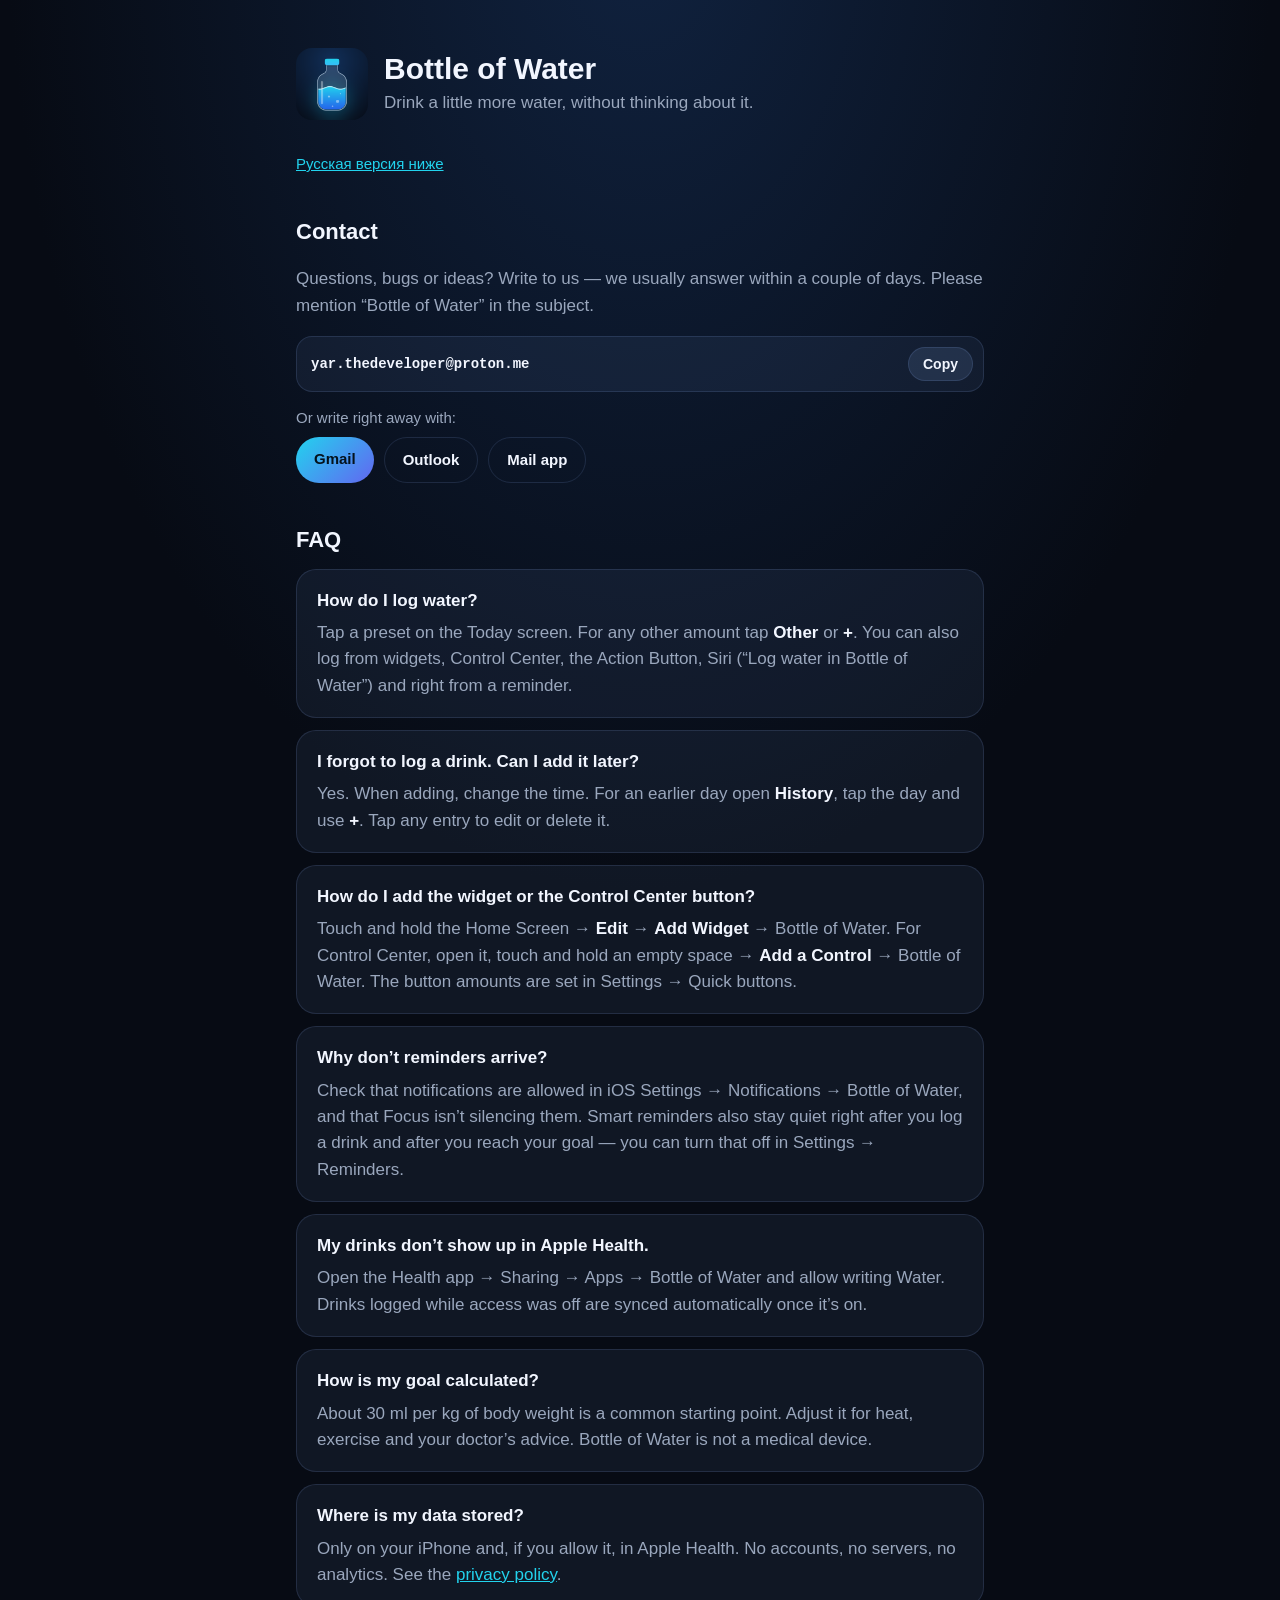
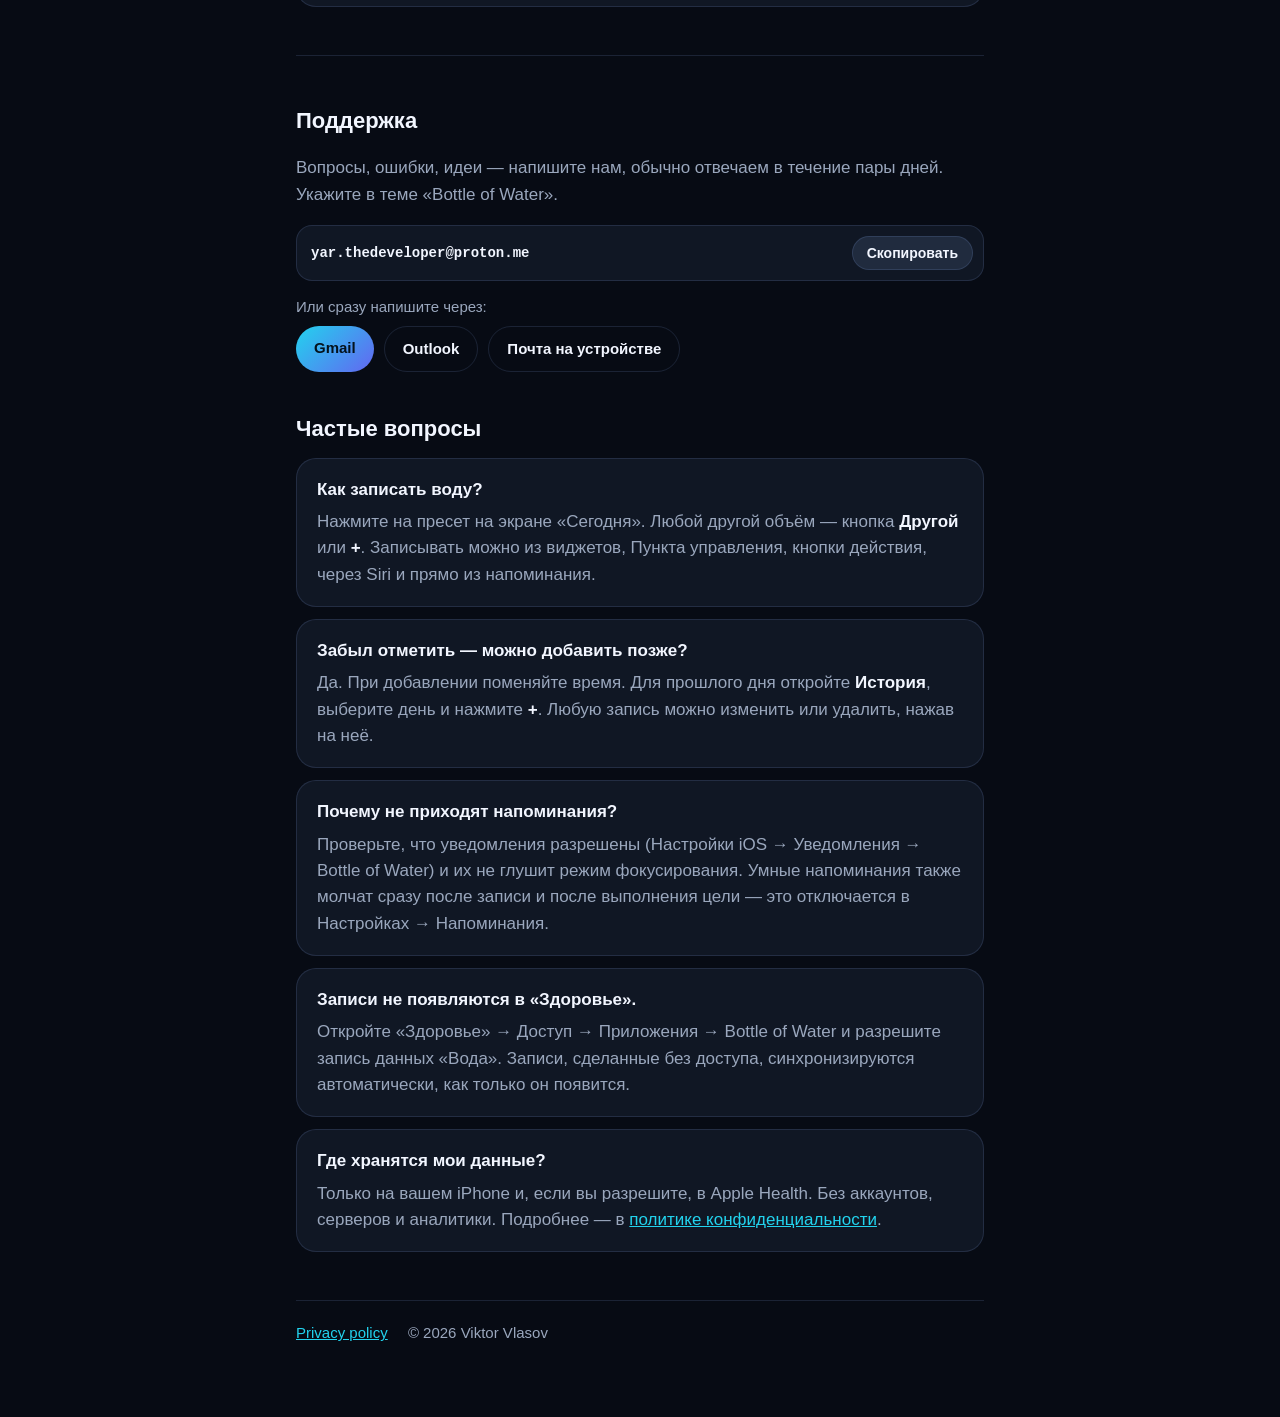
<file: site/index.html>
<!doctype html>
<html lang="en">
<head>
  <meta charset="utf-8">
  <meta name="viewport" content="width=device-width, initial-scale=1">
  <title>Bottle of Water — Support</title>
  <meta name="description" content="Help and FAQ for Bottle of Water, a simple water tracker for iPhone with widgets, smart reminders and Apple Health.">
  <link rel="icon" href="icon.png">
  <link rel="stylesheet" href="style.css">
</head>
<body>
<main>
  <header>
    <img src="icon.png" alt="">
    <div>
      <h1>Bottle of Water</h1>
      <p>Drink a little more water, without thinking about it.</p>
    </div>
  </header>

  <p class="lang"><a href="#ru">Русская версия ниже</a></p>

  <h2>Contact</h2>
  <p>Questions, bugs or ideas? Write to us — we usually answer within a couple of days. Please mention “Bottle of Water” in the subject.</p>
  <div class="contact">
    <div class="email-row">
      <span class="email">yar.thedeveloper@proton.me</span>
      <button class="copy" type="button" data-copy="yar.thedeveloper@proton.me" data-done="Copied ✓">Copy</button>
    </div>
    <p class="hint">Or write right away with:</p>
    <div class="clients">
      <a class="pill" href="https://mail.google.com/mail/?view=cm&amp;fs=1&amp;to=yar.thedeveloper%40proton.me&amp;su=%5BBottle%20of%20Water%5D%20Feedback&amp;body=%0A%0A%E2%80%94%0AApp%3A%20Bottle%20of%20Water%0ADevice%20%2F%20iOS%3A%20" target="_blank" rel="noopener">Gmail</a>
      <a class="pill alt" href="https://outlook.live.com/mail/0/deeplink/compose?to=yar.thedeveloper%40proton.me&amp;subject=%5BBottle%20of%20Water%5D%20Feedback&amp;body=%0A%0A%E2%80%94%0AApp%3A%20Bottle%20of%20Water%0ADevice%20%2F%20iOS%3A%20" target="_blank" rel="noopener">Outlook</a>
      <a class="pill alt" href="mailto:yar.thedeveloper@proton.me?subject=%5BBottle%20of%20Water%5D%20Feedback&amp;body=%0A%0A%E2%80%94%0AApp%3A%20Bottle%20of%20Water%0ADevice%20%2F%20iOS%3A%20">Mail app</a>
    </div>
  </div>

  <h2>FAQ</h2>
  <div class="card">
    <h3>How do I log water?</h3>
    <p>Tap a preset on the Today screen. For any other amount tap <strong>Other</strong> or <strong>+</strong>. You can also log from widgets, Control Center, the Action Button, Siri (“Log water in Bottle of Water”) and right from a reminder.</p>
  </div>
  <div class="card">
    <h3>I forgot to log a drink. Can I add it later?</h3>
    <p>Yes. When adding, change the time. For an earlier day open <strong>History</strong>, tap the day and use <strong>+</strong>. Tap any entry to edit or delete it.</p>
  </div>
  <div class="card">
    <h3>How do I add the widget or the Control Center button?</h3>
    <p>Touch and hold the Home Screen → <strong>Edit</strong> → <strong>Add Widget</strong> → Bottle of Water. For Control Center, open it, touch and hold an empty space → <strong>Add a Control</strong> → Bottle of Water. The button amounts are set in Settings → Quick buttons.</p>
  </div>
  <div class="card">
    <h3>Why don’t reminders arrive?</h3>
    <p>Check that notifications are allowed in iOS Settings → Notifications → Bottle of Water, and that Focus isn’t silencing them. Smart reminders also stay quiet right after you log a drink and after you reach your goal — you can turn that off in Settings → Reminders.</p>
  </div>
  <div class="card">
    <h3>My drinks don’t show up in Apple Health.</h3>
    <p>Open the Health app → Sharing → Apps → Bottle of Water and allow writing Water. Drinks logged while access was off are synced automatically once it’s on.</p>
  </div>
  <div class="card">
    <h3>How is my goal calculated?</h3>
    <p>About 30 ml per kg of body weight is a common starting point. Adjust it for heat, exercise and your doctor’s advice. Bottle of Water is not a medical device.</p>
  </div>
  <div class="card">
    <h3>Where is my data stored?</h3>
    <p>Only on your iPhone and, if you allow it, in Apple Health. No accounts, no servers, no analytics. See the <a href="privacy/">privacy policy</a>.</p>
  </div>

  <hr>

  <section id="ru" lang="ru">
    <h2>Поддержка</h2>
    <p>Вопросы, ошибки, идеи — напишите нам, обычно отвечаем в течение пары дней. Укажите в теме «Bottle of Water».</p>
    <div class="contact">
      <div class="email-row">
        <span class="email">yar.thedeveloper@proton.me</span>
        <button class="copy" type="button" data-copy="yar.thedeveloper@proton.me" data-done="Скопировано ✓">Скопировать</button>
      </div>
      <p class="hint">Или сразу напишите через:</p>
      <div class="clients">
        <a class="pill" href="https://mail.google.com/mail/?view=cm&amp;fs=1&amp;to=yar.thedeveloper%40proton.me&amp;su=%5BBottle%20of%20Water%5D%20Feedback&amp;body=%0A%0A%E2%80%94%0AApp%3A%20Bottle%20of%20Water%0ADevice%20%2F%20iOS%3A%20" target="_blank" rel="noopener">Gmail</a>
        <a class="pill alt" href="https://outlook.live.com/mail/0/deeplink/compose?to=yar.thedeveloper%40proton.me&amp;subject=%5BBottle%20of%20Water%5D%20Feedback&amp;body=%0A%0A%E2%80%94%0AApp%3A%20Bottle%20of%20Water%0ADevice%20%2F%20iOS%3A%20" target="_blank" rel="noopener">Outlook</a>
        <a class="pill alt" href="mailto:yar.thedeveloper@proton.me?subject=%5BBottle%20of%20Water%5D%20Feedback&amp;body=%0A%0A%E2%80%94%0AApp%3A%20Bottle%20of%20Water%0ADevice%20%2F%20iOS%3A%20">Почта на устройстве</a>
      </div>
    </div>

    <h2>Частые вопросы</h2>
    <div class="card">
      <h3>Как записать воду?</h3>
      <p>Нажмите на пресет на экране «Сегодня». Любой другой объём — кнопка <strong>Другой</strong> или <strong>+</strong>. Записывать можно из виджетов, Пункта управления, кнопки действия, через Siri и прямо из напоминания.</p>
    </div>
    <div class="card">
      <h3>Забыл отметить — можно добавить позже?</h3>
      <p>Да. При добавлении поменяйте время. Для прошлого дня откройте <strong>История</strong>, выберите день и нажмите <strong>+</strong>. Любую запись можно изменить или удалить, нажав на неё.</p>
    </div>
    <div class="card">
      <h3>Почему не приходят напоминания?</h3>
      <p>Проверьте, что уведомления разрешены (Настройки iOS → Уведомления → Bottle of Water) и их не глушит режим фокусирования. Умные напоминания также молчат сразу после записи и после выполнения цели — это отключается в Настройках → Напоминания.</p>
    </div>
    <div class="card">
      <h3>Записи не появляются в «Здоровье».</h3>
      <p>Откройте «Здоровье» → Доступ → Приложения → Bottle of Water и разрешите запись данных «Вода». Записи, сделанные без доступа, синхронизируются автоматически, как только он появится.</p>
    </div>
    <div class="card">
      <h3>Где хранятся мои данные?</h3>
      <p>Только на вашем iPhone и, если вы разрешите, в Apple Health. Без аккаунтов, серверов и аналитики. Подробнее — в <a href="privacy/#ru">политике конфиденциальности</a>.</p>
    </div>
  </section>

  <nav>
    <a href="privacy/">Privacy policy</a>
    <span>© 2026 Viktor Vlasov</span>
  </nav>
</main>
<script>
  document.querySelectorAll('.copy').forEach(function (button) {
    var label = button.textContent;
    button.addEventListener('click', function () {
      var text = button.dataset.copy;
      var done = function () {
        button.textContent = button.dataset.done;
        button.classList.add('done');
        setTimeout(function () { button.textContent = label; button.classList.remove('done'); }, 2000);
      };
      if (navigator.clipboard && window.isSecureContext) {
        navigator.clipboard.writeText(text).then(done, function () { select(button); });
      } else {
        select(button);
      }
    });
  });
  // Fallback: select the address so it can be copied by hand.
  function select(button) {
    var range = document.createRange();
    range.selectNodeContents(button.parentNode.querySelector('.email'));
    var selection = window.getSelection();
    selection.removeAllRanges();
    selection.addRange(range);
  }
</script>
</body>
</html>
</file>
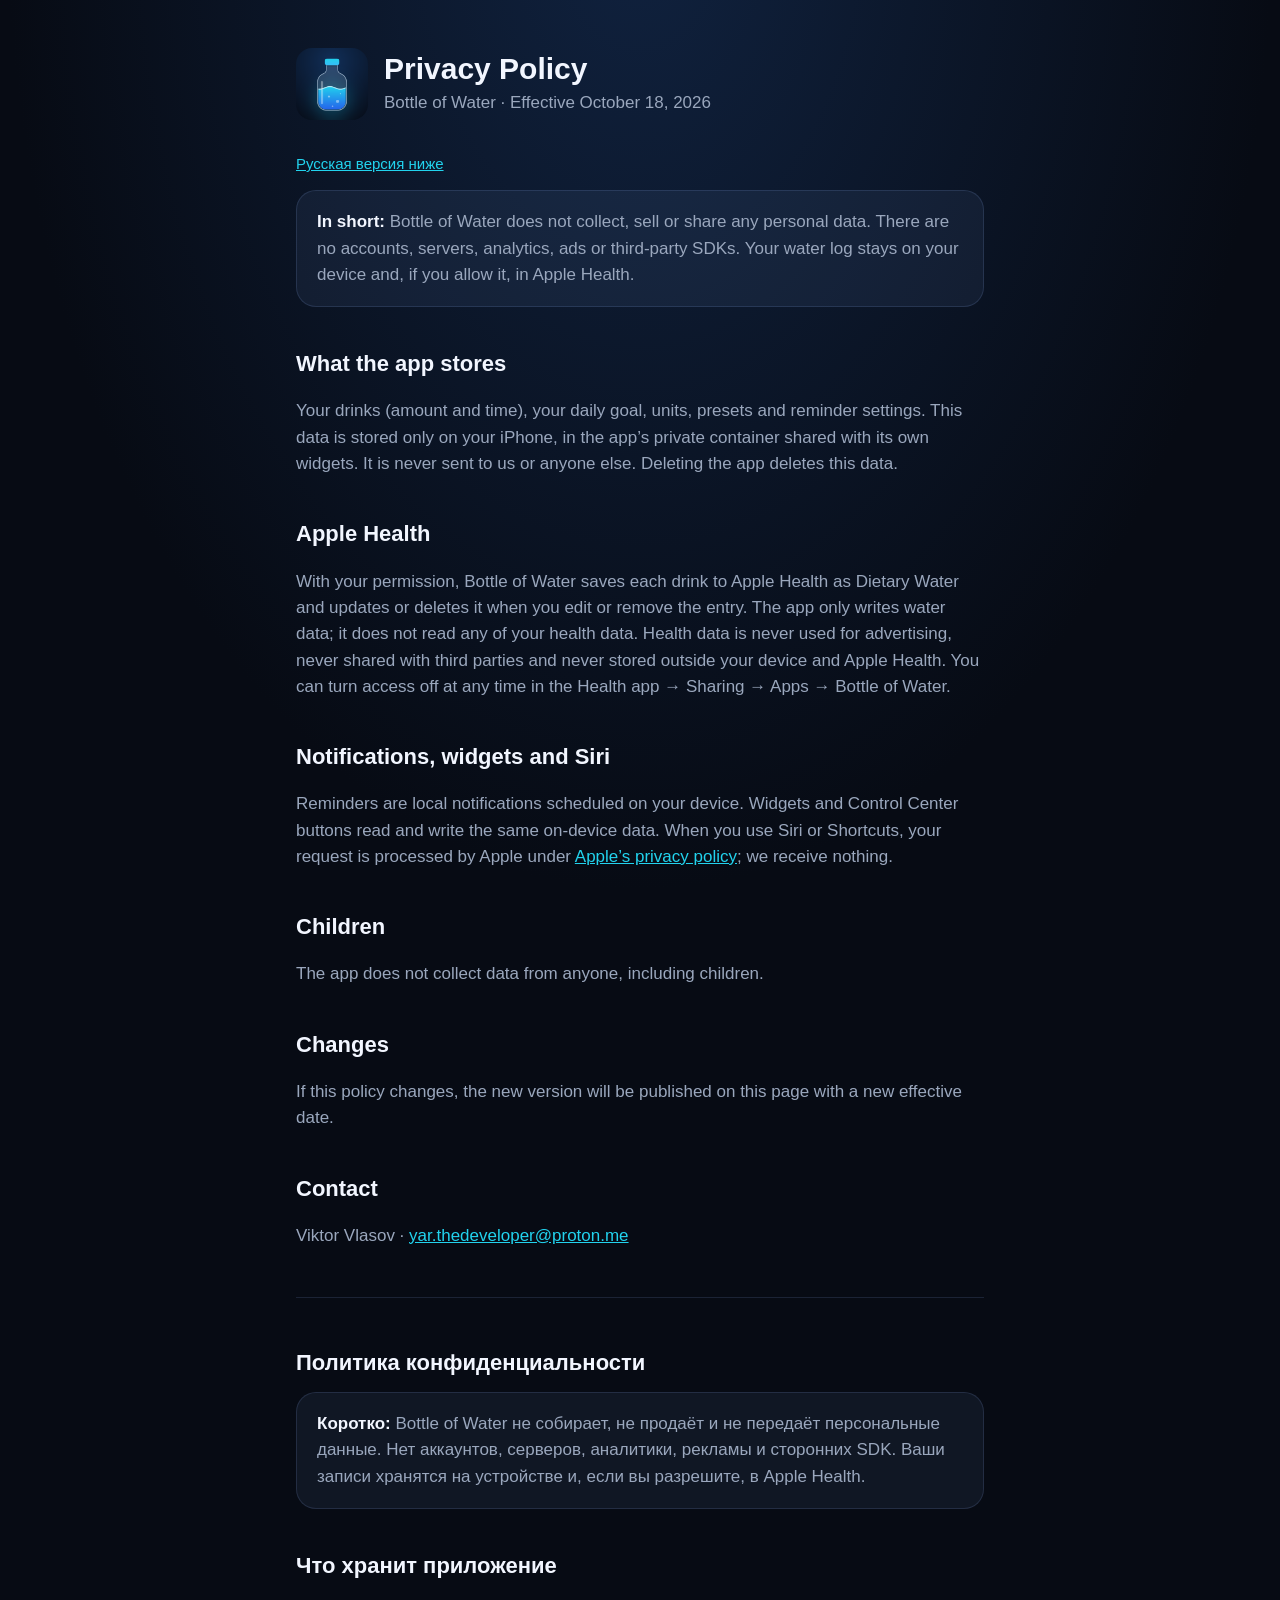
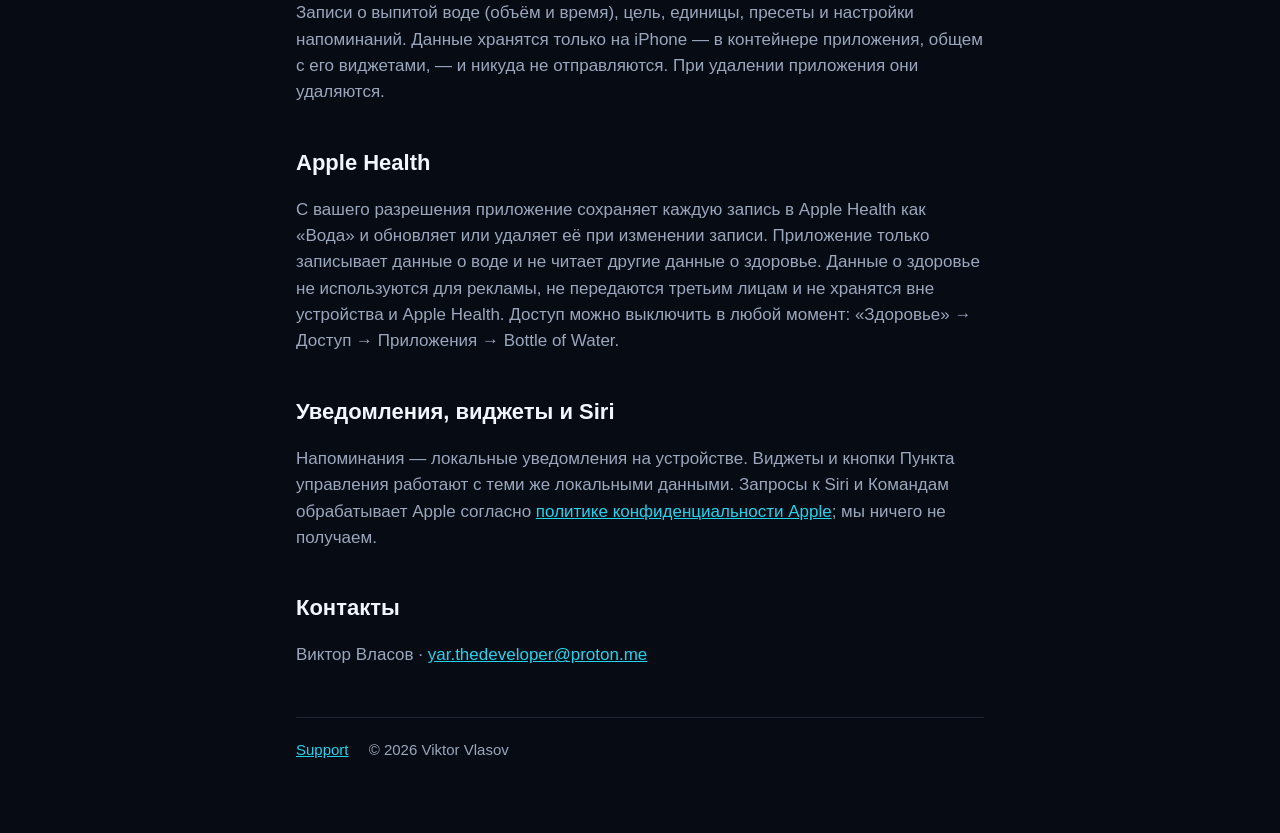
<file: site/privacy/index.html>
<!doctype html>
<html lang="en">
<head>
  <meta charset="utf-8">
  <meta name="viewport" content="width=device-width, initial-scale=1">
  <title>Bottle of Water — Privacy Policy</title>
  <meta name="description" content="Bottle of Water collects no data. Your water log stays on your iPhone and in Apple Health.">
  <link rel="icon" href="../icon.png">
  <link rel="stylesheet" href="../style.css">
</head>
<body>
<main>
  <header>
    <img src="../icon.png" alt="">
    <div>
      <h1>Privacy Policy</h1>
      <p>Bottle of Water · Effective October 18, 2026</p>
    </div>
  </header>

  <p class="lang"><a href="#ru">Русская версия ниже</a></p>

  <div class="card">
    <p><strong>In short:</strong> Bottle of Water does not collect, sell or share any personal data. There are no accounts, servers, analytics, ads or third-party SDKs. Your water log stays on your device and, if you allow it, in Apple Health.</p>
  </div>

  <h2>What the app stores</h2>
  <p>Your drinks (amount and time), your daily goal, units, presets and reminder settings. This data is stored only on your iPhone, in the app’s private container shared with its own widgets. It is never sent to us or anyone else. Deleting the app deletes this data.</p>

  <h2>Apple Health</h2>
  <p>With your permission, Bottle of Water saves each drink to Apple Health as Dietary Water and updates or deletes it when you edit or remove the entry. The app only writes water data; it does not read any of your health data. Health data is never used for advertising, never shared with third parties and never stored outside your device and Apple Health. You can turn access off at any time in the Health app → Sharing → Apps → Bottle of Water.</p>

  <h2>Notifications, widgets and Siri</h2>
  <p>Reminders are local notifications scheduled on your device. Widgets and Control Center buttons read and write the same on-device data. When you use Siri or Shortcuts, your request is processed by Apple under <a href="https://www.apple.com/legal/privacy/">Apple’s privacy policy</a>; we receive nothing.</p>

  <h2>Children</h2>
  <p>The app does not collect data from anyone, including children.</p>

  <h2>Changes</h2>
  <p>If this policy changes, the new version will be published on this page with a new effective date.</p>

  <h2>Contact</h2>
  <p>Viktor Vlasov · <a href="mailto:yar.thedeveloper@proton.me?subject=%5BBottle%20of%20Water%5D%20Privacy">yar.thedeveloper@proton.me</a></p>

  <hr>

  <section id="ru" lang="ru">
    <h2>Политика конфиденциальности</h2>
    <div class="card">
      <p><strong>Коротко:</strong> Bottle of Water не собирает, не продаёт и не передаёт персональные данные. Нет аккаунтов, серверов, аналитики, рекламы и сторонних SDK. Ваши записи хранятся на устройстве и, если вы разрешите, в Apple Health.</p>
    </div>
    <h2>Что хранит приложение</h2>
    <p>Записи о выпитой воде (объём и время), цель, единицы, пресеты и настройки напоминаний. Данные хранятся только на iPhone — в контейнере приложения, общем с его виджетами, — и никуда не отправляются. При удалении приложения они удаляются.</p>
    <h2>Apple Health</h2>
    <p>С вашего разрешения приложение сохраняет каждую запись в Apple Health как «Вода» и обновляет или удаляет её при изменении записи. Приложение только записывает данные о воде и не читает другие данные о здоровье. Данные о здоровье не используются для рекламы, не передаются третьим лицам и не хранятся вне устройства и Apple Health. Доступ можно выключить в любой момент: «Здоровье» → Доступ → Приложения → Bottle of Water.</p>
    <h2>Уведомления, виджеты и Siri</h2>
    <p>Напоминания — локальные уведомления на устройстве. Виджеты и кнопки Пункта управления работают с теми же локальными данными. Запросы к Siri и Командам обрабатывает Apple согласно <a href="https://www.apple.com/legal/privacy/">политике конфиденциальности Apple</a>; мы ничего не получаем.</p>
    <h2>Контакты</h2>
    <p>Виктор Власов · <a href="mailto:yar.thedeveloper@proton.me?subject=%5BBottle%20of%20Water%5D%20Privacy">yar.thedeveloper@proton.me</a></p>
  </section>

  <nav>
    <a href="../">Support</a>
    <span>© 2026 Viktor Vlasov</span>
  </nav>
</main>
</body>
</html>
</file>
<file: site/style.css>
:root {
  --bg: #070b14;
  --bg-top: #10223f;
  --card: rgba(148, 184, 255, 0.07);
  --stroke: rgba(148, 184, 255, 0.14);
  --text: #f2f6ff;
  --text-2: #9aa7bd;
  --aqua: #22d3ee;
  --indigo: #6366f1;
}

* { box-sizing: border-box; }

body {
  margin: 0;
  background: radial-gradient(ellipse at 50% -10%, var(--bg-top), var(--bg) 70%) fixed, var(--bg);
  color: var(--text);
  font: 17px/1.55 -apple-system, BlinkMacSystemFont, "SF Pro Text", "Segoe UI", Roboto, sans-serif;
  -webkit-font-smoothing: antialiased;
}

main { max-width: 720px; margin: 0 auto; padding: 48px 16px 72px; }

header { display: flex; align-items: center; gap: 16px; margin-bottom: 32px; }
header img { width: 72px; height: 72px; border-radius: 16px; }
header h1 { margin: 0; font-size: 30px; line-height: 1.15; }
header p { margin: 4px 0 0; color: var(--text-2); }

h2 { font-size: 22px; margin: 40px 0 12px; }
h3 { font-size: 17px; margin: 0 0 6px; }
p, li { color: var(--text-2); }
strong { color: var(--text); }
a { color: var(--aqua); }

.card {
  background: var(--card);
  border: 1px solid var(--stroke);
  border-radius: 20px;
  padding: 18px 20px;
  margin: 12px 0;
}
.card p { margin: 0; }

.pill {
  display: inline-block;
  padding: 12px 22px;
  border-radius: 999px;
  background: linear-gradient(135deg, var(--aqua), var(--indigo));
  color: #04121c;
  font-weight: 700;
  text-decoration: none;
}

nav { margin-top: 48px; padding-top: 20px; border-top: 1px solid var(--stroke); color: var(--text-2); font-size: 15px; }
nav a { margin-right: 16px; }

.lang { color: var(--text-2); font-size: 15px; }
hr { border: 0; border-top: 1px solid var(--stroke); margin: 48px 0; }

.contact { margin: 16px 0 8px; }
.email-row {
  display: flex; align-items: center; gap: 12px; flex-wrap: wrap;
  background: var(--card); border: 1px solid var(--stroke); border-radius: 16px;
  padding: 10px 10px 10px 14px;
}
.email {
  flex: 1 1 auto; min-width: 0;
  color: var(--text); font: 600 14px/1.3 ui-monospace, "SF Mono", Menlo, monospace;
  user-select: all; -webkit-user-select: all;
}
.copy {
  flex: none; cursor: pointer; border: 1px solid var(--stroke); border-radius: 999px;
  background: rgba(148, 184, 255, 0.12); color: var(--text);
  font: 600 14px/1 -apple-system, BlinkMacSystemFont, sans-serif; padding: 9px 14px;
}
.copy.done { color: #4ade80; border-color: rgba(74, 222, 128, 0.4); }
.hint { margin: 14px 0 8px; font-size: 15px; }
.clients { display: flex; flex-wrap: wrap; gap: 10px; }
.clients .pill { padding: 10px 18px; font-size: 15px; }
.pill.alt { background: transparent; color: var(--text); border: 1px solid var(--stroke); }
</file>
